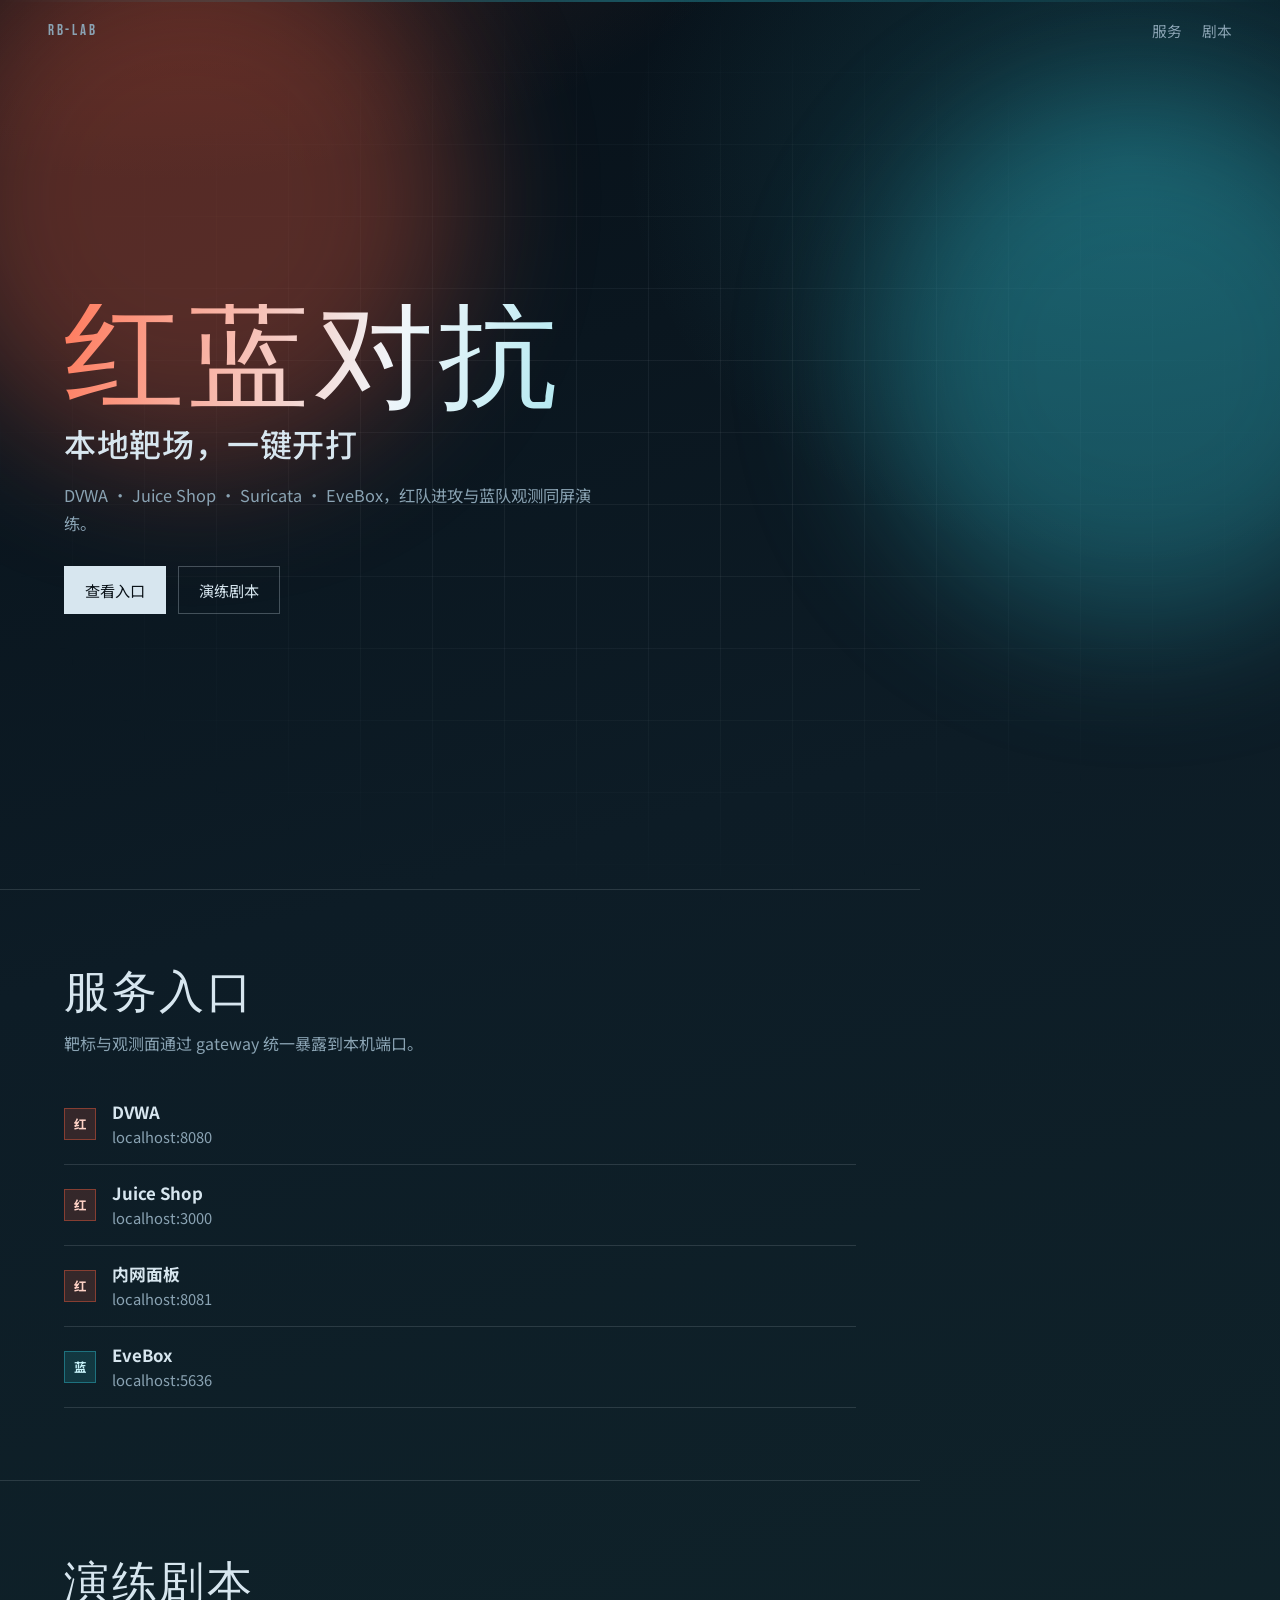
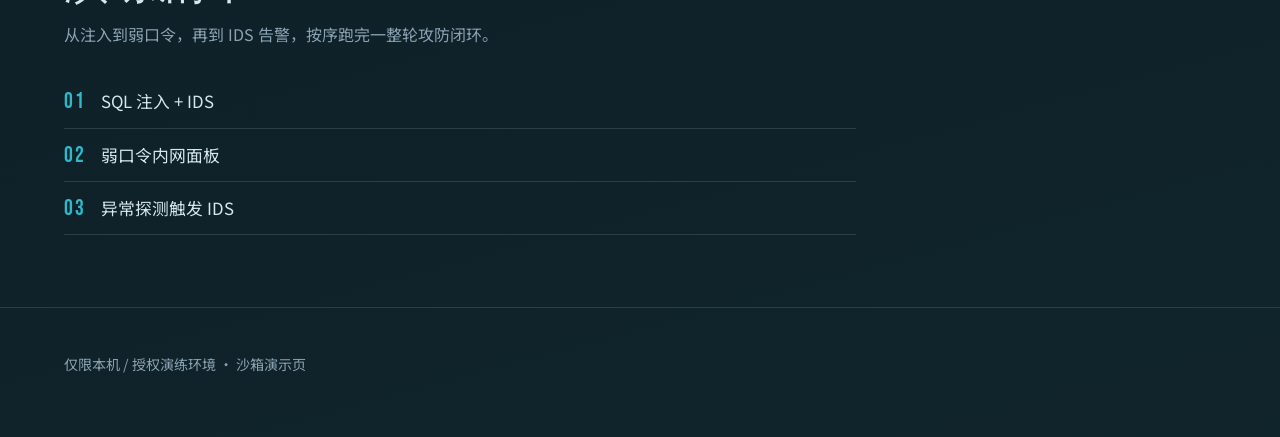
<file: index.html>
<!DOCTYPE html>
<html lang="zh-CN">
<head>
  <meta charset="UTF-8" />
  <meta name="viewport" content="width=device-width, initial-scale=1" />
  <title>红蓝对抗 · 本地靶场</title>
  <link rel="preconnect" href="https://fonts.googleapis.com" />
  <link rel="preconnect" href="https://fonts.gstatic.com" crossorigin />
  <link href="https://fonts.googleapis.com/css2?family=Bebas+Neue&family=Noto+Sans+SC:wght@400;500;700&display=swap" rel="stylesheet" />
  <link rel="stylesheet" href="./styles.css" />
</head>
<body>
  <div class="atmosphere" aria-hidden="true">
    <div class="grid"></div>
    <div class="beam beam-red"></div>
    <div class="beam beam-blue"></div>
    <div class="scan"></div>
  </div>

  <header class="top">
    <span class="mark">RB-LAB</span>
    <nav>
      <a href="#services">服务</a>
      <a href="#playbooks">剧本</a>
    </nav>
  </header>

  <main>
    <section class="hero">
      <p class="brand">红蓝对抗</p>
      <h1>本地靶场，一键开打</h1>
      <p class="lead">DVWA · Juice Shop · Suricata · EveBox，红队进攻与蓝队观测同屏演练。</p>
      <div class="cta">
        <a class="btn primary" href="#services">查看入口</a>
        <a class="btn ghost" href="#playbooks">演练剧本</a>
      </div>
    </section>

    <section id="services" class="section">
      <h2>服务入口</h2>
      <p class="section-lead">靶标与观测面通过 gateway 统一暴露到本机端口。</p>
      <ul class="service-list">
        <li>
          <span class="tag red">红</span>
          <div>
            <strong>DVWA</strong>
            <span>localhost:8080</span>
          </div>
        </li>
        <li>
          <span class="tag red">红</span>
          <div>
            <strong>Juice Shop</strong>
            <span>localhost:3000</span>
          </div>
        </li>
        <li>
          <span class="tag red">红</span>
          <div>
            <strong>内网面板</strong>
            <span>localhost:8081</span>
          </div>
        </li>
        <li>
          <span class="tag blue">蓝</span>
          <div>
            <strong>EveBox</strong>
            <span>localhost:5636</span>
          </div>
        </li>
      </ul>
    </section>

    <section id="playbooks" class="section">
      <h2>演练剧本</h2>
      <p class="section-lead">从注入到弱口令，再到 IDS 告警，按序跑完一整轮攻防闭环。</p>
      <ol class="playbooks">
        <li><strong>01</strong> SQL 注入 + IDS</li>
        <li><strong>02</strong> 弱口令内网面板</li>
        <li><strong>03</strong> 异常探测触发 IDS</li>
      </ol>
    </section>
  </main>

  <footer>
    <p>仅限本机 / 授权演练环境 · 沙箱演示页</p>
  </footer>

  <script src="./main.js"></script>
</body>
</html>
</file>
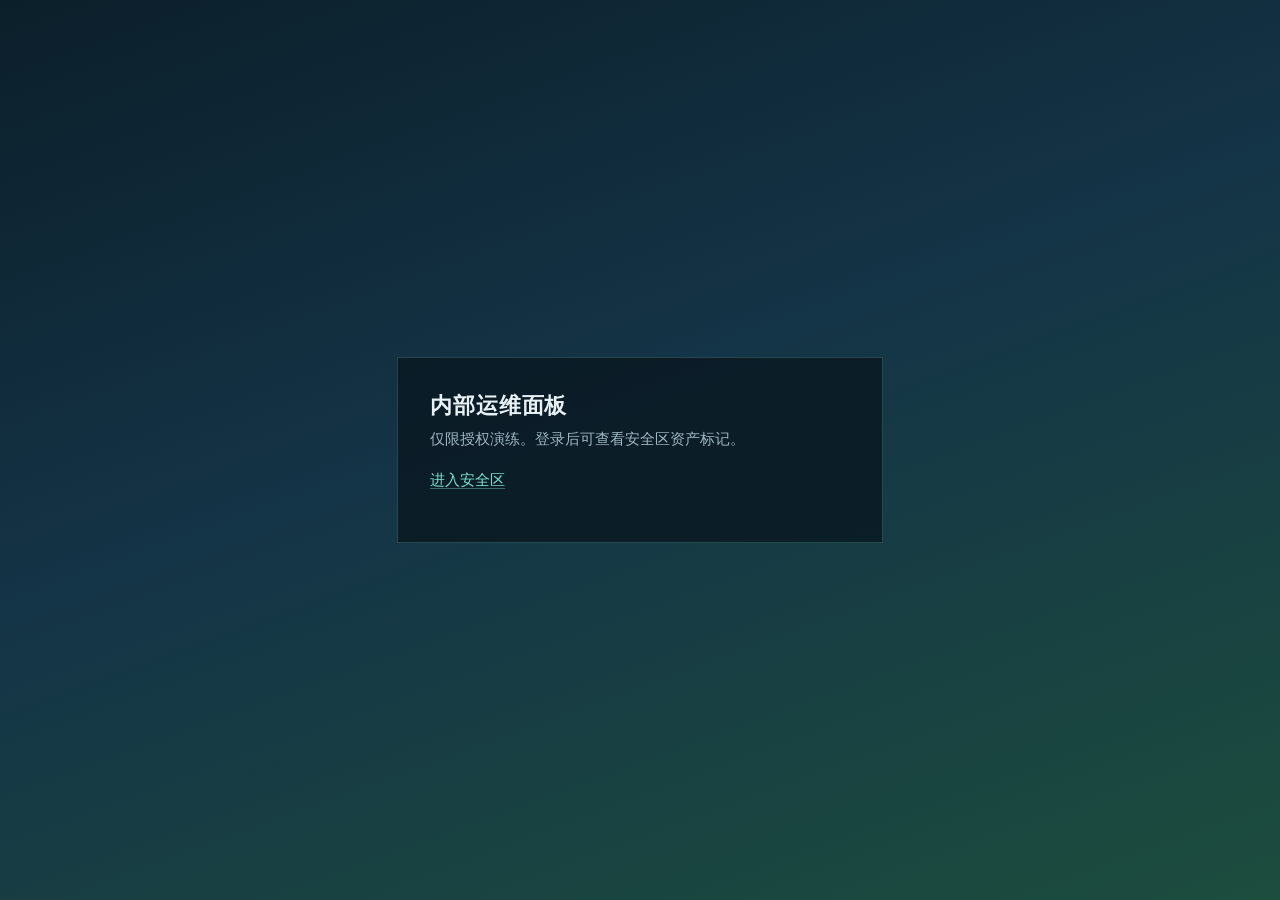
<file: targets/intranet/index.html>
<!DOCTYPE html>
<html lang="zh-CN">
<head>
  <meta charset="UTF-8" />
  <title>内部运维面板</title>
  <style>
    :root { color-scheme: light; }
    body {
      margin: 0;
      min-height: 100vh;
      font-family: "IBM Plex Sans", "Noto Sans SC", sans-serif;
      background: linear-gradient(160deg, #0b1f2a 0%, #143447 45%, #1c4d3d 100%);
      color: #e8f1f5;
      display: grid;
      place-items: center;
    }
    main {
      width: min(420px, 92vw);
      padding: 2rem;
      background: rgba(8, 20, 28, 0.72);
      border: 1px solid rgba(120, 200, 180, 0.25);
    }
    h1 { margin: 0 0 0.5rem; font-size: 1.4rem; letter-spacing: 0.04em; }
    p { margin: 0 0 1.2rem; color: #9db6c2; font-size: 0.95rem; }
    a {
      color: #7ddecb;
      text-decoration: none;
      border-bottom: 1px solid rgba(125, 222, 203, 0.4);
    }
  </style>
</head>
<body>
  <main>
    <h1>内部运维面板</h1>
    <p>仅限授权演练。登录后可查看安全区资产标记。</p>
    <p><a href="/secure/flag.txt">进入安全区</a></p>
  </main>
</body>
</html>
</file>
<file: styles.css>
:root {
  --ink: #0a1218;
  --fog: #d7e6ef;
  --mute: #8aa3b3;
  --red: #e85a3c;
  --blue: #2eb8c9;
  --line: rgba(215, 230, 239, 0.14);
  --display: "Bebas Neue", "Arial Narrow", sans-serif;
  --body: "Noto Sans SC", "PingFang SC", sans-serif;
}

* {
  box-sizing: border-box;
}

html {
  scroll-behavior: smooth;
}

body {
  margin: 0;
  min-height: 100vh;
  font-family: var(--body);
  color: var(--fog);
  background:
    radial-gradient(1200px 700px at 12% -10%, rgba(232, 90, 60, 0.22), transparent 55%),
    radial-gradient(1000px 800px at 88% 8%, rgba(46, 184, 201, 0.2), transparent 50%),
    linear-gradient(165deg, #071018 0%, #0d1c26 42%, #10252b 100%);
  overflow-x: hidden;
}

.atmosphere {
  position: fixed;
  inset: 0;
  pointer-events: none;
  z-index: 0;
}

.grid {
  position: absolute;
  inset: 0;
  background-image:
    linear-gradient(var(--line) 1px, transparent 1px),
    linear-gradient(90deg, var(--line) 1px, transparent 1px);
  background-size: 72px 72px;
  mask-image: radial-gradient(ellipse at center, black 20%, transparent 75%);
  opacity: 0.45;
  animation: drift 28s linear infinite;
}

.beam {
  position: absolute;
  width: 42vw;
  height: 42vw;
  border-radius: 50%;
  filter: blur(70px);
  opacity: 0.35;
}

.beam-red {
  top: -8%;
  left: -6%;
  background: var(--red);
  animation: pulse 7s ease-in-out infinite;
}

.beam-blue {
  right: -10%;
  top: 10%;
  background: var(--blue);
  animation: pulse 9s ease-in-out infinite reverse;
}

.scan {
  position: absolute;
  left: 0;
  right: 0;
  height: 2px;
  background: linear-gradient(90deg, transparent, rgba(46, 184, 201, 0.7), transparent);
  animation: scan 5.5s ease-in-out infinite;
  opacity: 0.55;
}

.top,
main,
footer {
  position: relative;
  z-index: 1;
}

.top {
  display: flex;
  justify-content: space-between;
  align-items: center;
  padding: 1.25rem clamp(1.25rem, 4vw, 3rem);
}

.mark {
  font-family: var(--display);
  letter-spacing: 0.18em;
  font-size: 0.95rem;
  color: var(--mute);
}

nav {
  display: flex;
  gap: 1.25rem;
}

nav a {
  color: var(--mute);
  text-decoration: none;
  font-size: 0.92rem;
  transition: color 0.2s ease;
}

nav a:hover {
  color: var(--fog);
}

.hero {
  min-height: calc(100vh - 4.5rem);
  display: flex;
  flex-direction: column;
  justify-content: center;
  padding: 2rem clamp(1.25rem, 5vw, 4rem) 4rem;
  max-width: 920px;
}

.brand {
  margin: 0 0 0.35rem;
  font-family: var(--display);
  font-size: clamp(3.8rem, 12vw, 7.5rem);
  line-height: 0.92;
  letter-spacing: 0.04em;
  background: linear-gradient(105deg, #ff7a5c 0%, #f0f6fa 42%, #4fd4e3 100%);
  -webkit-background-clip: text;
  background-clip: text;
  color: transparent;
  opacity: 0;
  transform: translateY(18px);
  animation: rise 0.9s cubic-bezier(0.22, 1, 0.36, 1) 0.1s forwards;
}

.hero h1 {
  margin: 0 0 1rem;
  font-size: clamp(1.35rem, 3.2vw, 2rem);
  font-weight: 500;
  letter-spacing: 0.02em;
  color: var(--fog);
  opacity: 0;
  transform: translateY(18px);
  animation: rise 0.9s cubic-bezier(0.22, 1, 0.36, 1) 0.28s forwards;
}

.lead {
  margin: 0 0 1.75rem;
  max-width: 34rem;
  color: var(--mute);
  font-size: 1.02rem;
  line-height: 1.7;
  opacity: 0;
  transform: translateY(18px);
  animation: rise 0.9s cubic-bezier(0.22, 1, 0.36, 1) 0.42s forwards;
}

.cta {
  display: flex;
  flex-wrap: wrap;
  gap: 0.75rem;
  opacity: 0;
  transform: translateY(18px);
  animation: rise 0.9s cubic-bezier(0.22, 1, 0.36, 1) 0.56s forwards;
}

.btn {
  display: inline-flex;
  align-items: center;
  justify-content: center;
  padding: 0.75rem 1.25rem;
  text-decoration: none;
  font-size: 0.95rem;
  border: 1px solid transparent;
  transition: transform 0.2s ease, background 0.2s ease, border-color 0.2s ease;
}

.btn:hover {
  transform: translateY(-2px);
}

.btn.primary {
  background: var(--fog);
  color: var(--ink);
}

.btn.ghost {
  border-color: rgba(215, 230, 239, 0.28);
  color: var(--fog);
}

.btn.ghost:hover {
  border-color: rgba(215, 230, 239, 0.55);
}

.section {
  padding: 4.5rem clamp(1.25rem, 5vw, 4rem);
  border-top: 1px solid var(--line);
  max-width: 920px;
}

.section h2 {
  margin: 0 0 0.5rem;
  font-family: var(--display);
  font-size: clamp(2rem, 5vw, 2.8rem);
  letter-spacing: 0.06em;
  font-weight: 400;
}

.section-lead {
  margin: 0 0 1.75rem;
  color: var(--mute);
  max-width: 34rem;
  line-height: 1.65;
}

.service-list,
.playbooks {
  list-style: none;
  margin: 0;
  padding: 0;
}

.service-list li {
  display: grid;
  grid-template-columns: auto 1fr;
  gap: 1rem;
  align-items: center;
  padding: 1rem 0;
  border-bottom: 1px solid var(--line);
}

.service-list strong {
  display: block;
  font-size: 1.05rem;
}

.service-list span:last-child {
  color: var(--mute);
  font-size: 0.92rem;
}

.tag {
  width: 2rem;
  height: 2rem;
  display: grid;
  place-items: center;
  font-size: 0.78rem;
  font-weight: 700;
}

.tag.red {
  color: #ffd2c6;
  background: rgba(232, 90, 60, 0.18);
  border: 1px solid rgba(232, 90, 60, 0.45);
}

.tag.blue {
  color: #c8f4fa;
  background: rgba(46, 184, 201, 0.16);
  border: 1px solid rgba(46, 184, 201, 0.45);
}

.playbooks li {
  display: flex;
  gap: 1rem;
  align-items: baseline;
  padding: 0.85rem 0;
  border-bottom: 1px solid var(--line);
  font-size: 1.05rem;
}

.playbooks strong {
  font-family: var(--display);
  letter-spacing: 0.08em;
  color: var(--blue);
  font-size: 1.35rem;
  font-weight: 400;
}

footer {
  padding: 2rem clamp(1.25rem, 5vw, 4rem) 3rem;
  color: var(--mute);
  font-size: 0.88rem;
  border-top: 1px solid var(--line);
}

@keyframes rise {
  to {
    opacity: 1;
    transform: translateY(0);
  }
}

@keyframes pulse {
  0%, 100% { transform: scale(1); opacity: 0.3; }
  50% { transform: scale(1.12); opacity: 0.45; }
}

@keyframes scan {
  0% { top: 8%; opacity: 0; }
  15% { opacity: 0.55; }
  85% { opacity: 0.55; }
  100% { top: 88%; opacity: 0; }
}

@keyframes drift {
  from { transform: translateY(0); }
  to { transform: translateY(72px); }
}

@media (max-width: 640px) {
  .hero {
    min-height: auto;
    padding-top: 3.5rem;
    padding-bottom: 3rem;
  }

  .brand {
    font-size: clamp(3.2rem, 18vw, 4.6rem);
  }
}
</file>
